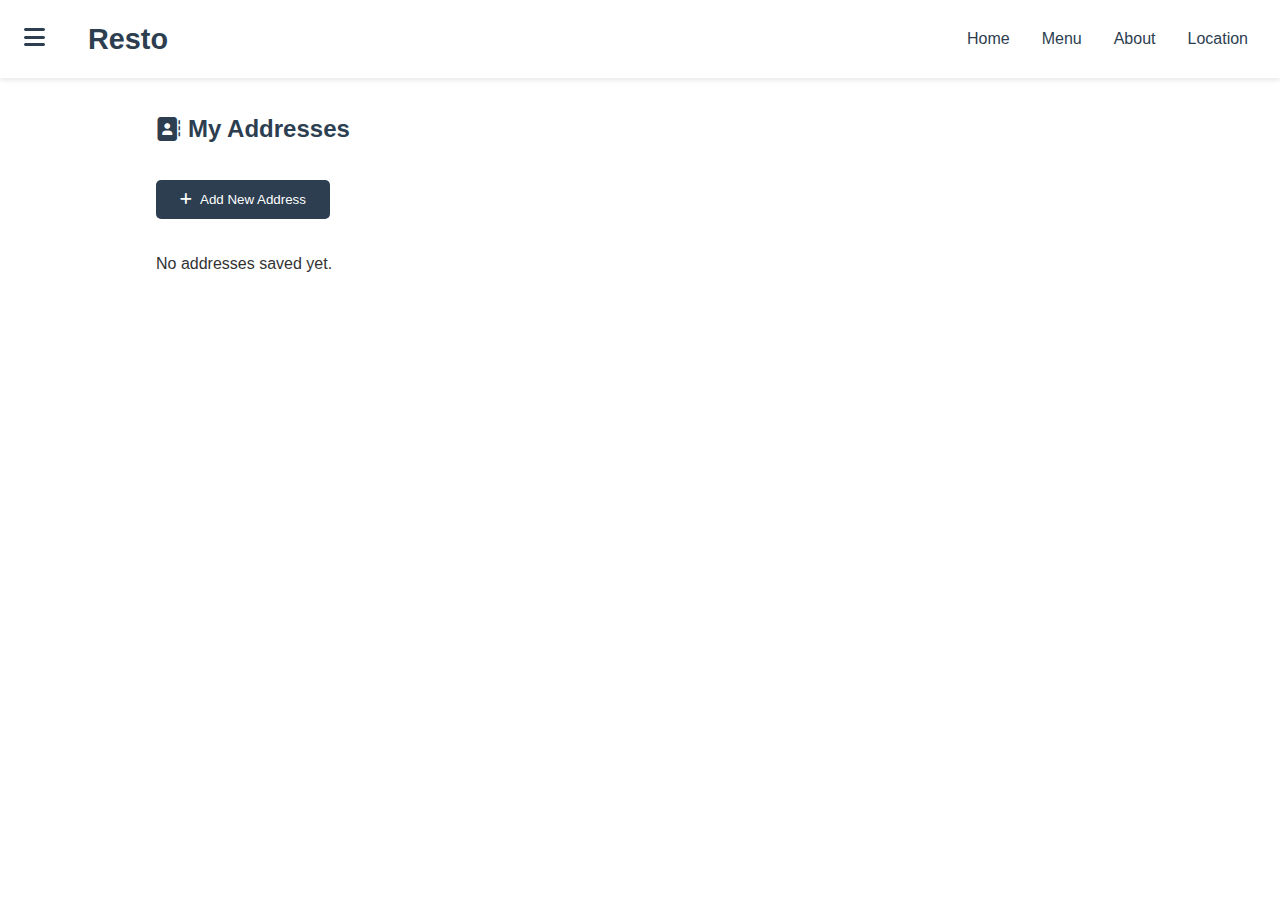
<file: address-book.html>
<!DOCTYPE html>
<html lang="en">
<head>
    <meta charset="UTF-8">
    <meta name="viewport" content="width=device-width, initial-scale=1.0">
    <title>Address Book - Resto</title>
    <link rel="stylesheet" href="style.css">
    <link rel="stylesheet" href="https://cdnjs.cloudflare.com/ajax/libs/font-awesome/6.4.0/css/all.min.css">
</head>
<body>
    <div class="sidebar" id="sidebar">
        <div class="sidebar-header">
            <img src="download3.jpg" alt="User Profile" class="profile-image">
            <h3>Welcome</h3>
            <p>Guest User</p>
        </div>
        <ul class="sidebar-menu">
            <li><button onclick="toggleTheme()" class="theme-toggle"><i class="fas fa-moon"></i> Dark Mode</button></li>
            <li class="sidebar-divider"></li>
            <li><a href="profile.html"><i class="fas fa-user"></i> Profile</a></li>
            <li><a href="settings.html"><i class="fas fa-cog"></i> Settings</a></li>
            <li><a href="favorites.html"><i class="fas fa-heart"></i> Favorites</a></li>
            <li><a href="order-history.html"><i class="fas fa-history"></i> Order History</a></li>
            <li><a href="address-book.html"><i class="fas fa-address-book"></i> Address Book</a></li>
            <li><a href="notifications.html"><i class="fas fa-bell"></i> Notifications</a></li>
            <li class="sidebar-divider"></li>
            <li><a href="login.html" class="login-btn"><i class="fas fa-sign-in-alt"></i> Login</a></li>
            <li><a href="signup.html" class="signup-btn"><i class="fas fa-user-plus"></i> Sign Up</a></li>
            <li><a href="javascript:void(0)" onclick="handleLogout()" class="logout-btn"><i class="fas fa-sign-out-alt"></i> Logout</a></li>
        </ul>
    </div>

    <div class="main-content">
        <button class="sidebar-toggle" onclick="toggleSidebar()">
            <i class="fas fa-bars"></i>
        </button>

        <nav class="navbar">
            <div class="nav-brand">Resto</div>
            <ul class="nav-links">
                <li><a href="index.html">Home</a></li>
                <li><a href="menu.html">Menu</a></li>
                <li><a href="about.html">About</a></li>
                <li><a href="location.html">Location</a></li>
            </ul>
        </nav>

        <div class="address-book-container">
            <h2><i class="fas fa-address-book"></i> My Addresses</h2>
            
            <div class="address-actions">
                <button class="add-address-btn" onclick="showAddAddressForm()">
                    <i class="fas fa-plus"></i> Add New Address
                </button>
            </div>

            <div class="address-list">
                <div class="address-card">
                    <div class="address-type">Home</div>
                    <div class="address-content">
                        <h3>John Doe</h3>
                        <p>123 Main Street</p>
                        <p>Apt 4B</p>
                        <p>New York, NY 10001</p>
                        <p>Phone: (555) 123-4567</p>
                    </div>
                    <div class="address-actions">
                        <button class="edit-btn"><i class="fas fa-edit"></i></button>
                        <button class="delete-btn"><i class="fas fa-trash"></i></button>
                    </div>
                </div>

                <div class="address-card">
                    <div class="address-type">Work</div>
                    <div class="address-content">
                        <h3>John Doe</h3>
                        <p>456 Business Ave</p>
                        <p>Floor 12</p>
                        <p>New York, NY 10002</p>
                        <p>Phone: (555) 987-6543</p>
                    </div>
                    <div class="address-actions">
                        <button class="edit-btn"><i class="fas fa-edit"></i></button>
                        <button class="delete-btn"><i class="fas fa-trash"></i></button>
                    </div>
                </div>
            </div>

            <!-- Add/Edit Address Form Modal -->
            <div id="addressFormModal" class="modal">
                <div class="modal-content">
                    <h3>Add New Address</h3>
                    <form id="addressForm">
                        <div class="form-group">
                            <label for="addressType">Address Type</label>
                            <select id="addressType" required>
                                <option value="home">Home</option>
                                <option value="work">Work</option>
                                <option value="other">Other</option>
                            </select>
                        </div>
                        <div class="form-group">
                            <label for="fullName">Full Name</label>
                            <input type="text" id="fullName" required>
                        </div>
                        <div class="form-group">
                            <label for="streetAddress">Street Address</label>
                            <input type="text" id="streetAddress" required>
                        </div>
                        <div class="form-group">
                            <label for="apartment">Apartment/Suite/Floor (Optional)</label>
                            <input type="text" id="apartment">
                        </div>
                        <div class="form-group">
                            <label for="city">City</label>
                            <input type="text" id="city" required>
                        </div>
                        <div class="form-group">
                            <label for="state">State</label>
                            <input type="text" id="state" required>
                        </div>
                        <div class="form-group">
                            <label for="zipCode">ZIP Code</label>
                            <input type="text" id="zipCode" required>
                        </div>
                        <div class="form-group">
                            <label for="phone">Phone Number</label>
                            <input type="tel" id="phone" required>
                        </div>
                        <div class="form-actions">
                            <button type="submit" class="save-btn">Save Address</button>
                            <button type="button" class="cancel-btn" onclick="hideAddressForm()">Cancel</button>
                        </div>
                    </form>
                </div>
            </div>
        </div>
    </div>

    <script src="main.js"></script>
</body>
</html>
</file>
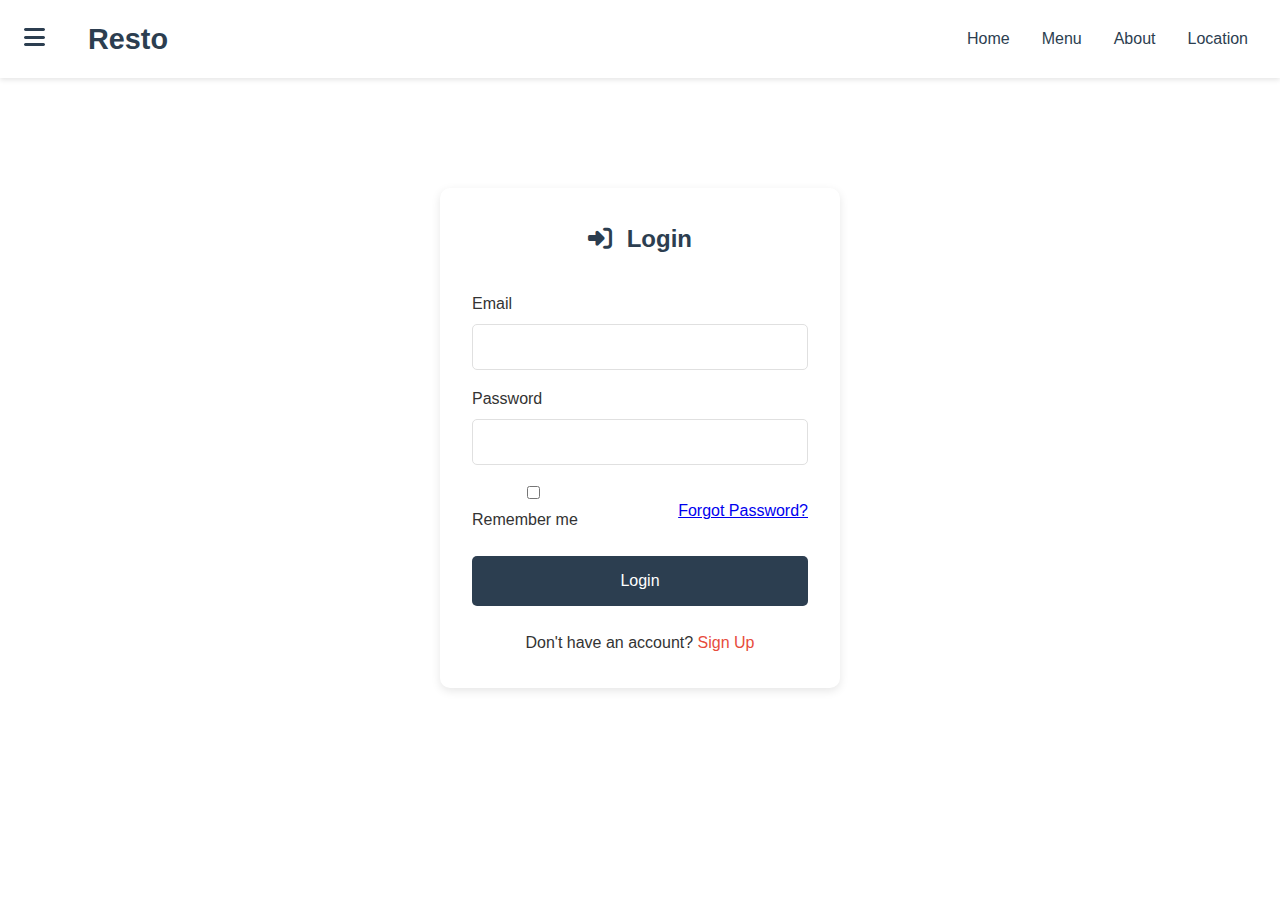
<file: favorites.html>
<!DOCTYPE html>
<html lang="en">
<head>
    <meta charset="UTF-8">
    <meta name="viewport" content="width=device-width, initial-scale=1.0">
    <title>Favorites - Resto</title>
    <link rel="stylesheet" href="style.css">
    <link rel="stylesheet" href="https://cdnjs.cloudflare.com/ajax/libs/font-awesome/6.4.0/css/all.min.css">
</head>
<body>
    <div class="sidebar" id="sidebar">
        <div class="sidebar-header">
            <img src="download3.jpg" alt="User Profile" class="profile-image">
            <h3>Welcome</h3>
            <p>Guest User</p>
        </div>
        <ul class="sidebar-menu">
            <li><button onclick="toggleTheme()" class="theme-toggle"><i class="fas fa-moon"></i> Dark Mode</button></li>
            <li class="sidebar-divider"></li>
            <li><a href="#"><i class="fas fa-user"></i> Profile</a></li>
            <li><a href="settings.html"><i class="fas fa-cog"></i> Settings</a></li>
            <li><a href="favorites.html"><i class="fas fa-heart"></i> Favorites</a></li>
            <li><a href="order-history.html"><i class="fas fa-history"></i> Order History</a></li>
            <li><a href="address-book.html"><i class="fas fa-address-book"></i> Address Book</a></li>
            <li><a href="notifications.html"><i class="fas fa-bell"></i> Notifications</a></li>
            <li class="sidebar-divider"></li>
            <li><a href="login.html" class="login-btn"><i class="fas fa-sign-in-alt"></i> Login</a></li>
            <li><a href="signup.html" class="signup-btn"><i class="fas fa-user-plus"></i> Sign Up</a></li>
            <li><a href="javascript:void(0)" onclick="handleLogout()" class="logout-btn"><i class="fas fa-sign-out-alt"></i> Logout</a></li>
        </ul>
    </div>

    <div class="main-content">
        <button class="sidebar-toggle" onclick="toggleSidebar()">
            <i class="fas fa-bars"></i>
        </button>

        <nav class="navbar">
            <div class="nav-brand">Resto</div>
            <ul class="nav-links">
                <li><a href="index.html">Home</a></li>
                <li><a href="menu.html">Menu</a></li>
                <li><a href="about.html">About</a></li>
                <li><a href="location.html">Location</a></li>
            </ul>
        </nav>

        <div class="favorites-container">
            <h2><i class="fas fa-heart"></i> My Favorites</h2>
            
            <div class="favorites-grid">
                <div class="favorite-item">
                    <img src="https://images.unsplash.com/photo-1567189022371-cc754891cdc9" alt="Grilled Salmon">
                    <div class="favorite-content">
                        <h3>Grilled Salmon</h3>
                        <p class="price">$24.99</p>
                        <div class="favorite-actions">
                            <button class="order-btn">Order Again</button>
                            <button class="remove-btn"><i class="fas fa-trash"></i></button>
                        </div>
                    </div>
                </div>

                <div class="favorite-item">
                    <img src="https://images.unsplash.com/photo-1571877227200-a0d98ea607e9" alt="Tiramisu">
                    <div class="favorite-content">
                        <h3>Tiramisu</h3>
                        <p class="price">$7.99</p>
                        <div class="favorite-actions">
                            <button class="order-btn">Order Again</button>
                            <button class="remove-btn"><i class="fas fa-trash"></i></button>
                        </div>
                    </div>
                </div>

                <div class="favorite-item">
                    <img src="https://images.unsplash.com/photo-1604909052743-94e838986d24" alt="Calamari">
                    <div class="favorite-content">
                        <h3>Calamari Fritti</h3>
                        <p class="price">$12.99</p>
                        <div class="favorite-actions">
                            <button class="order-btn">Order Again</button>
                            <button class="remove-btn"><i class="fas fa-trash"></i></button>
                        </div>
                    </div>
                </div>
            </div>
        </div>
    </div>

    <script src="main.js"></script>
</body>
</html>
</file>
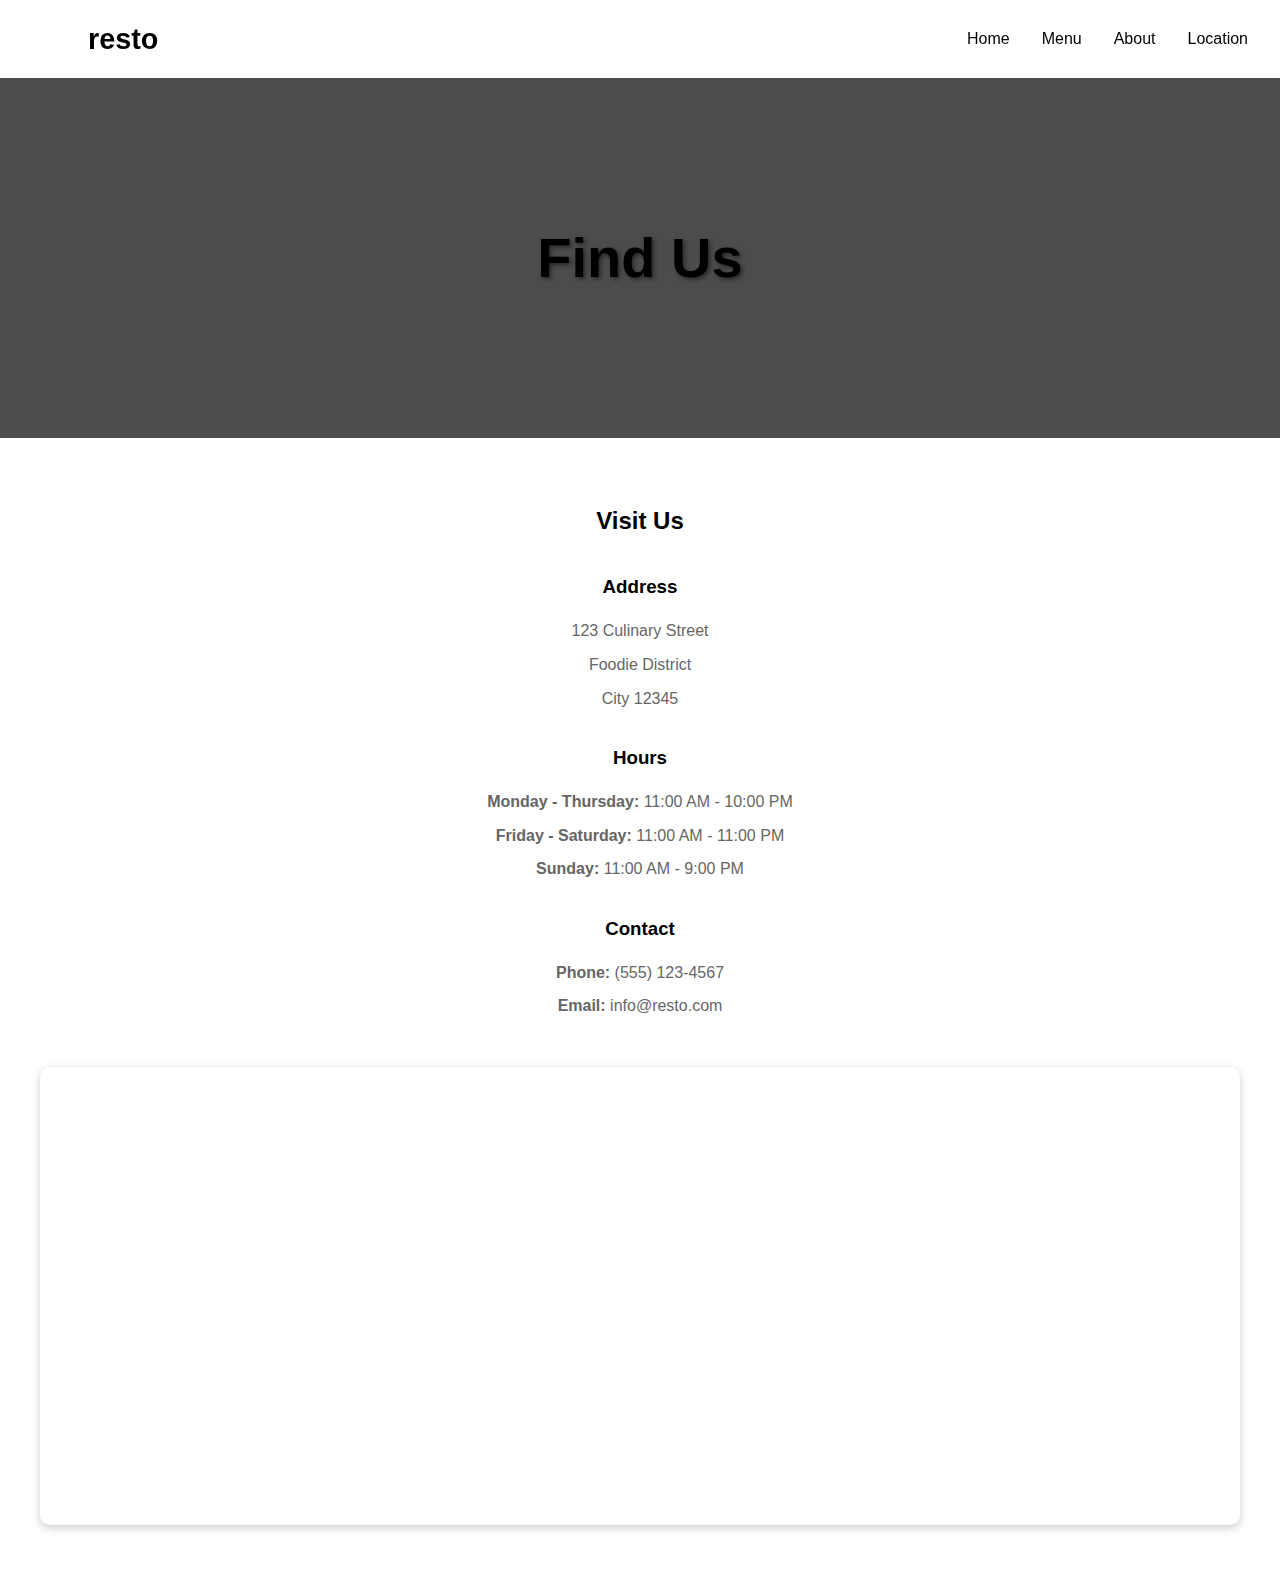
<file: location.html>
<!DOCTYPE html>
<html lang="en">
<head>
    <meta charset="UTF-8">
    <meta name="viewport" content="width=device-width, initial-scale=1.0">
    <title>Location - resto</title>
    <link rel="stylesheet" href="style.css">
</head>
<body>
    <nav class="navbar">
        <div class="nav-brand">resto</div>
        <ul class="nav-links">
            <li><a href="index.html">Home</a></li>
            <li><a href="menu.html">Menu</a></li>
            <li><a href="about.html">About</a></li>
            <li><a href="location.html">Location</a></li>
        </ul>
    </nav>

    <section class="page-header">
        <h1>Find Us</h1>
    </section>

    <section class="location-page">
        <div class="location-content">
            <div class="contact-info">
                <h2>Visit Us</h2>
                <div class="address">
                    <h3>Address</h3>
                    <p>123 Culinary Street</p>
                    <p>Foodie District</p>
                    <p>City 12345</p>
                </div>
                
                <div class="hours">
                    <h3>Hours</h3>
                    <p><strong>Monday - Thursday:</strong> 11:00 AM - 10:00 PM</p>
                    <p><strong>Friday - Saturday:</strong> 11:00 AM - 11:00 PM</p>
                    <p><strong>Sunday:</strong> 11:00 AM - 9:00 PM</p>
                </div>

                <div class="contact">
                    <h3>Contact</h3>
                    <p><strong>Phone:</strong> (555) 123-4567</p>
                    <p><strong>Email:</strong> info@resto.com</p>
                </div>
            </div>

            <div class="map">
                <iframe 
                    src="https://www.google.com/maps/embed?pb=!1m18!1m12!1m3!1d0!2d0!3d0!2m3!1f0!2f0!3f0!3m2!1i1024!2i768!4f13.1!3m3!1m2!1s0x0%3A0x0!2zMOMKZ!5e0!3m2!1sen!2s!4v1"
                    width="100%" 
                    height="450" 
                    style="border:0;" 
                    allowfullscreen="" 
                    loading="lazy">
                </iframe>
            </div>
        </div>
    </section>
</body>
</html>
</file>
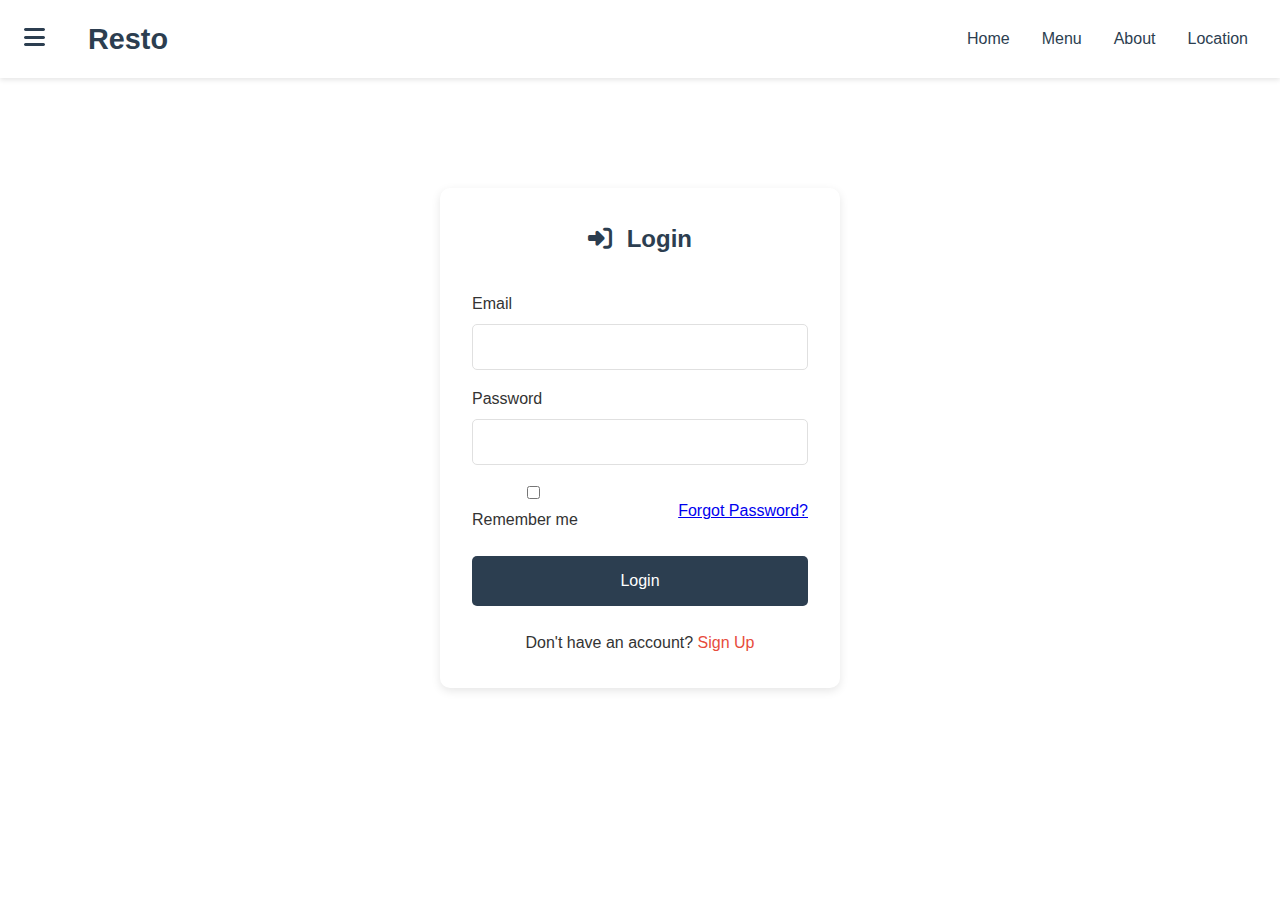
<file: login.html>
<!DOCTYPE html>
<html lang="en">
<head>
    <meta charset="UTF-8">
    <meta name="viewport" content="width=device-width, initial-scale=1.0">
    <title>Login - Resto</title>
    <link rel="stylesheet" href="style.css">
    <link rel="stylesheet" href="https://cdnjs.cloudflare.com/ajax/libs/font-awesome/6.4.0/css/all.min.css">
</head>
<body>
    <div class="sidebar" id="sidebar">
        <div class="sidebar-header">
            <img src="download3.jpg" alt="User Profile" class="profile-image">
            <h3>Welcome</h3>
            <p>Guest User</p>
        </div>
        <ul class="sidebar-menu">
            <li><button onclick="toggleTheme()" class="theme-toggle"><i class="fas fa-moon"></i> Dark Mode</button></li>
            <li class="sidebar-divider"></li>
            <li><a href="profile.html"><i class="fas fa-user"></i> Profile</a></li>
            <li><a href="settings.html"><i class="fas fa-cog"></i> Settings</a></li>
            <li><a href="favorites.html"><i class="fas fa-heart"></i> Favorites</a></li>
            <li><a href="order-history.html"><i class="fas fa-history"></i> Order History</a></li>
            <li><a href="address-book.html"><i class="fas fa-address-book"></i> Address Book</a></li>
            <li><a href="notifications.html"><i class="fas fa-bell"></i> Notifications</a></li>
            <li class="sidebar-divider"></li>
            <li><a href="login.html" class="login-btn"><i class="fas fa-sign-in-alt"></i> Login</a></li>
            <li><a href="signup.html" class="signup-btn"><i class="fas fa-user-plus"></i> Sign Up</a></li>
            <li><a href="javascript:void(0)" onclick="handleLogout()" class="logout-btn"><i class="fas fa-sign-out-alt"></i> Logout</a></li>
        </ul>
    </div>

    <div class="main-content">
        <button class="sidebar-toggle" onclick="toggleSidebar()">
            <i class="fas fa-bars"></i>
        </button>

        <nav class="navbar">
            <div class="nav-brand">Resto</div>
            <ul class="nav-links">
                <li><a href="index.html">Home</a></li>
                <li><a href="menu.html">Menu</a></li>
                <li><a href="about.html">About</a></li>
                <li><a href="location.html">Location</a></li>
            </ul>
        </nav>

        <div class="auth-container">
            <div class="auth-form">
                <h2><i class="fas fa-sign-in-alt"></i> Login</h2>
                <form class="login-form" onsubmit="handleLogin(event)">
                    <div class="form-group">
                        <label for="email">Email</label>
                        <input type="email" id="email" required>
                    </div>
                    <div class="form-group">
                        <label for="password">Password</label>
                        <input type="password" id="password" required>
                    </div>
                    <div class="form-group remember-forgot">
                        <label>
                            <input type="checkbox"> Remember me
                        </label>
                        <a href="#" class="forgot-password">Forgot Password?</a>
                    </div>
                    <button type="submit" class="auth-button">Login</button>
                </form>
                <div class="auth-links">
                    <p>Don't have an account? <a href="signup.html">Sign Up</a></p>
                </div>
            </div>
        </div>
    </div>

    <script src="main.js"></script>
</body>
</html>
</file>
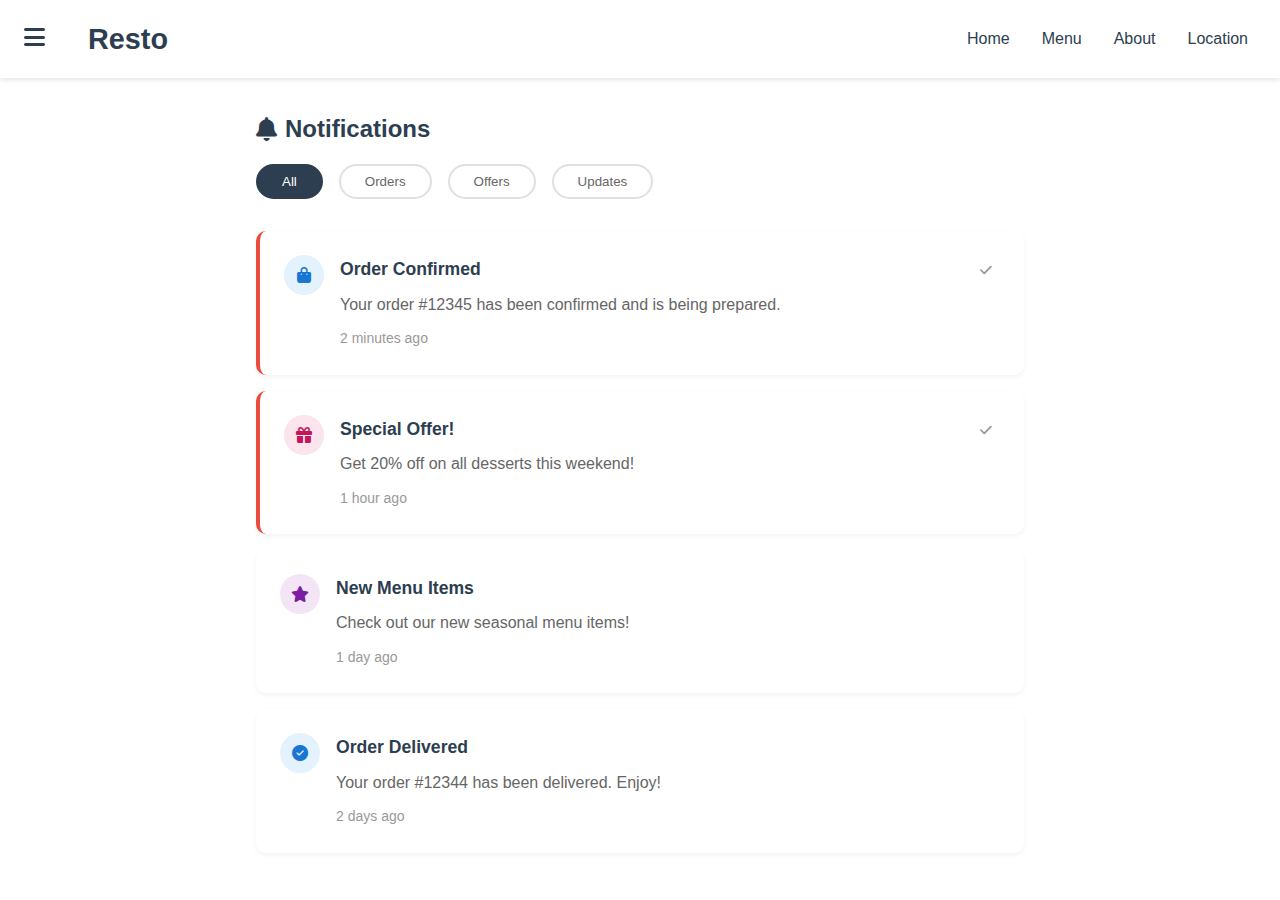
<file: notifications.html>
<!DOCTYPE html>
<html lang="en">
<head>
    <meta charset="UTF-8">
    <meta name="viewport" content="width=device-width, initial-scale=1.0">
    <title>Notifications - Resto</title>
    <link rel="stylesheet" href="style.css">
    <link rel="stylesheet" href="https://cdnjs.cloudflare.com/ajax/libs/font-awesome/6.4.0/css/all.min.css">
</head>
<body>
    <div class="sidebar" id="sidebar">
        <div class="sidebar-header">
            <img src="download3.jpg" alt="User Profile" class="profile-image">
            <h3>Welcome</h3>
            <p>Guest User</p>
        </div>
        <ul class="sidebar-menu">
            <li><button onclick="toggleTheme()" class="theme-toggle"><i class="fas fa-moon"></i> Dark Mode</button></li>
            <li class="sidebar-divider"></li>
            <li><a href="profile.html"><i class="fas fa-user"></i> Profile</a></li>
            <li><a href="settings.html"><i class="fas fa-cog"></i> Settings</a></li>
            <li><a href="favorites.html"><i class="fas fa-heart"></i> Favorites</a></li>
            <li><a href="order-history.html"><i class="fas fa-history"></i> Order History</a></li>
            <li><a href="address-book.html"><i class="fas fa-address-book"></i> Address Book</a></li>
            <li><a href="notifications.html"><i class="fas fa-bell"></i> Notifications</a></li>
            <li class="sidebar-divider"></li>
            <li><a href="login.html" class="login-btn"><i class="fas fa-sign-in-alt"></i> Login</a></li>
            <li><a href="signup.html" class="signup-btn"><i class="fas fa-user-plus"></i> Sign Up</a></li>
            <li><a href="javascript:void(0)" onclick="handleLogout()" class="logout-btn"><i class="fas fa-sign-out-alt"></i> Logout</a></li>
        </ul>
    </div>
    <div class="main-content">
        <button class="sidebar-toggle" onclick="toggleSidebar()">
            <i class="fas fa-bars"></i>
        </button>

        <nav class="navbar">
            <div class="nav-brand">Resto</div>
            <ul class="nav-links">
                <li><a href="index.html">Home</a></li>
                <li><a href="menu.html">Menu</a></li>
                <li><a href="about.html">About</a></li>
                <li><a href="location.html">Location</a></li>
            </ul>
        </nav>

        <div class="notifications-container">
            <div class="notifications-header">
                <h2><i class="fas fa-bell"></i> Notifications</h2>
                <div class="notification-filters">
                    <button class="active">All</button>
                    <button>Orders</button>
                    <button>Offers</button>
                    <button>Updates</button>
                </div>
            </div>

            <div class="notifications-list">
                <div class="notification-item unread">
                    <div class="notification-icon order">
                        <i class="fas fa-shopping-bag"></i>
                    </div>
                    <div class="notification-content">
                        <h3>Order Confirmed</h3>
                        <p>Your order #12345 has been confirmed and is being prepared.</p>
                        <span class="notification-time">2 minutes ago</span>
                    </div>
                    <div class="notification-actions">
                        <button class="mark-read"><i class="fas fa-check"></i></button>
                    </div>
                </div>

                <div class="notification-item unread">
                    <div class="notification-icon offer">
                        <i class="fas fa-gift"></i>
                    </div>
                    <div class="notification-content">
                        <h3>Special Offer!</h3>
                        <p>Get 20% off on all desserts this weekend!</p>
                        <span class="notification-time">1 hour ago</span>
                    </div>
                    <div class="notification-actions">
                        <button class="mark-read"><i class="fas fa-check"></i></button>
                    </div>
                </div>

                <div class="notification-item">
                    <div class="notification-icon update">
                        <i class="fas fa-star"></i>
                    </div>
                    <div class="notification-content">
                        <h3>New Menu Items</h3>
                        <p>Check out our new seasonal menu items!</p>
                        <span class="notification-time">1 day ago</span>
                    </div>
                </div>

                <div class="notification-item">
                    <div class="notification-icon order">
                        <i class="fas fa-check-circle"></i>
                    </div>
                    <div class="notification-content">
                        <h3>Order Delivered</h3>
                        <p>Your order #12344 has been delivered. Enjoy!</p>
                        <span class="notification-time">2 days ago</span>
                    </div>
                </div>
            </div>
        </div>
    </div>

    <script src="main.js"></script>
</body>
</html>
</file>
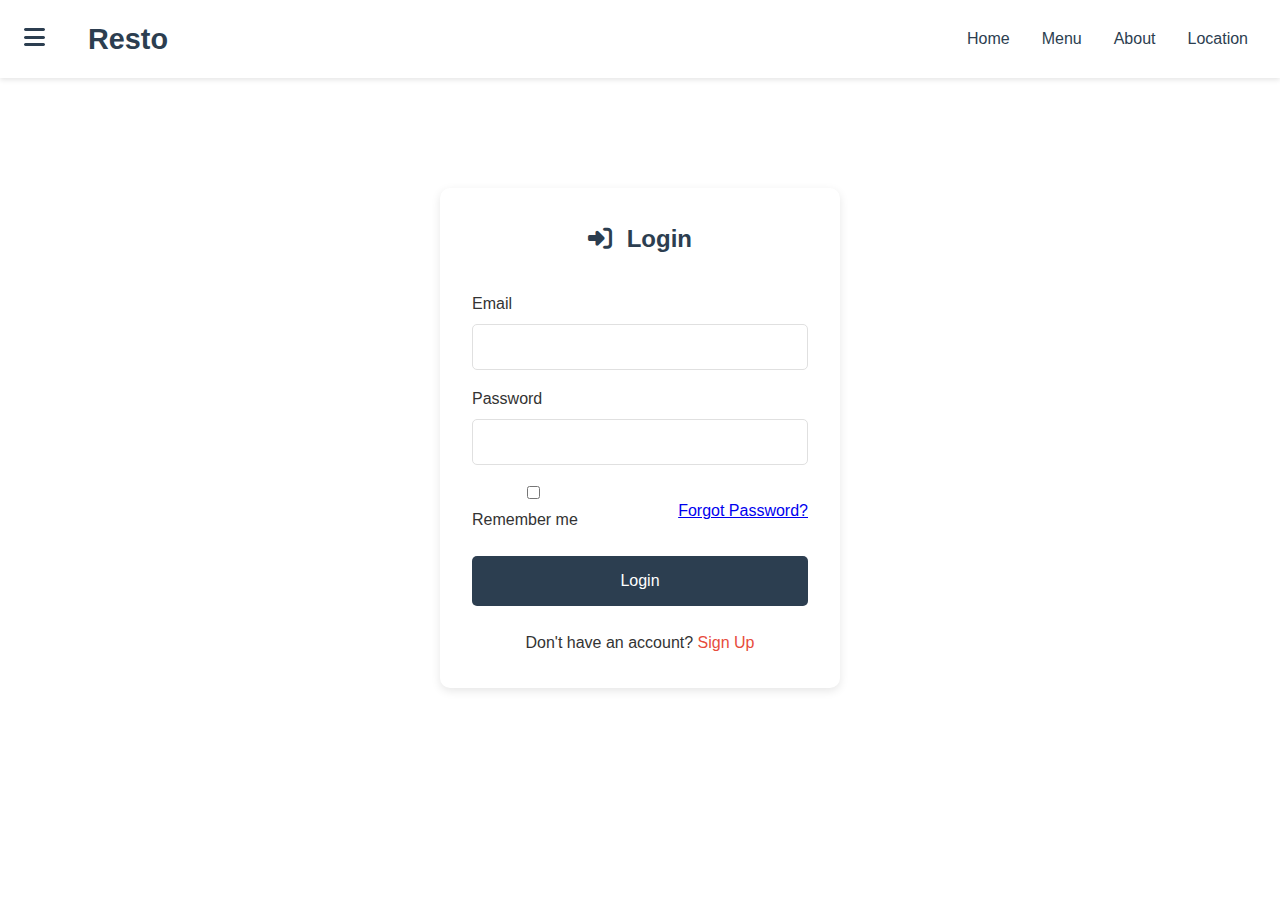
<file: order-history.html>
<!DOCTYPE html>
<html lang="en">
<head>
    <meta charset="UTF-8">
    <meta name="viewport" content="width=device-width, initial-scale=1.0">
    <title>Order History - Resto</title>
    <link rel="stylesheet" href="style.css">
    <link rel="stylesheet" href="https://cdnjs.cloudflare.com/ajax/libs/font-awesome/6.4.0/css/all.min.css">
</head>
<body>
    <div class="sidebar" id="sidebar">
        <div class="sidebar-header">
            <img src="download3.jpg" alt="User Profile" class="profile-image">
            <h3>Welcome</h3>
            <p>Guest User</p>
        </div>
        <ul class="sidebar-menu">
            <li><button onclick="toggleTheme()" class="theme-toggle"><i class="fas fa-moon"></i> Dark Mode</button></li>
            <li class="sidebar-divider"></li>
            <li><a href="profile.html"><i class="fas fa-user"></i> Profile</a></li>
            <li><a href="settings.html"><i class="fas fa-cog"></i> Settings</a></li>
            <li><a href="favorites.html"><i class="fas fa-heart"></i> Favorites</a></li>
            <li><a href="order-history.html"><i class="fas fa-history"></i> Order History</a></li>
            <li><a href="#"><i class="fas fa-address-book"></i> Address Book</a></li>
            <li><a href="#"><i class="fas fa-bell"></i> Notifications</a></li>
            <li class="sidebar-divider"></li>
            <li><a href="login.html" class="login-btn"><i class="fas fa-sign-in-alt"></i> Login</a></li>
            <li><a href="signup.html" class="signup-btn"><i class="fas fa-user-plus"></i> Sign Up</a></li>
            <li><a href="javascript:void(0)" onclick="handleLogout()" class="logout-btn"><i class="fas fa-sign-out-alt"></i> Logout</a></li>
        </ul>
    </div>

    <div class="main-content">
        <button class="sidebar-toggle" onclick="toggleSidebar()">
            <i class="fas fa-bars"></i>
        </button>

        <nav class="navbar">
            <div class="nav-brand">Resto</div>
            <ul class="nav-links">
                <li><a href="index.html">Home</a></li>
                <li><a href="menu.html">Menu</a></li>
                <li><a href="about.html">About</a></li>
                <li><a href="location.html">Location</a></li>
            </ul>
        </nav>

        <div class="order-history-container">
            <h2><i class="fas fa-history"></i> Order History</h2>
            
            <div class="order-filters">
                <button class="active">All Orders</button>
                <button>Past Month</button>
                <button>Past Week</button>
            </div>

            <div class="orders-list">
                <div class="order-item">
                    <div class="order-header">
                        <div class="order-info">
                            <h3>Order #12345</h3>
                            <p class="order-date">May 27, 2025</p>
                            <span class="order-status delivered">Delivered</span>
                        </div>
                        <div class="order-total">
                            <p>Total: $45.97</p>
                        </div>
                    </div>
                    <div class="order-details">
                        <div class="order-items">
                            <div class="item">
                                <img src="https://images.unsplash.com/photo-1567189022371-cc754891cdc9" alt="Grilled Salmon">
                                <div class="item-info">
                                    <h4>Grilled Salmon</h4>
                                    <p>$24.99 x 1</p>
                                </div>
                            </div>
                            <div class="item">
                                <img src="https://images.unsplash.com/photo-1571877227200-a0d98ea607e9" alt="Tiramisu">
                                <div class="item-info">
                                    <h4>Tiramisu</h4>
                                    <p>$7.99 x 1</p>
                                </div>
                            </div>
                        </div>
                        <div class="order-actions">
                            <button class="reorder-btn">Reorder</button>
                            <button class="review-btn">Write Review</button>
                        </div>
                    </div>
                </div>

                <div class="order-item">
                    <div class="order-header">
                        <div class="order-info">
                            <h3>Order #12344</h3>
                            <p class="order-date">May 25, 2025</p>
                            <span class="order-status delivered">Delivered</span>
                        </div>
                        <div class="order-total">
                            <p>Total: $33.98</p>
                        </div>
                    </div>
                    <div class="order-details">
                        <div class="order-items">
                            <div class="item">
                                <img src="https://images.unsplash.com/photo-1604909052743-94e838986d24" alt="Calamari">
                                <div class="item-info">
                                    <h4>Calamari Fritti</h4>
                                    <p>$12.99 x 1</p>
                                </div>
                            </div>
                        </div>
                        <div class="order-actions">
                            <button class="reorder-btn">Reorder</button>
                            <button class="review-btn">Write Review</button>
                        </div>
                    </div>
                </div>
            </div>
        </div>
    </div>

    <script src="main.js"></script>
</body>
</html>
</file>
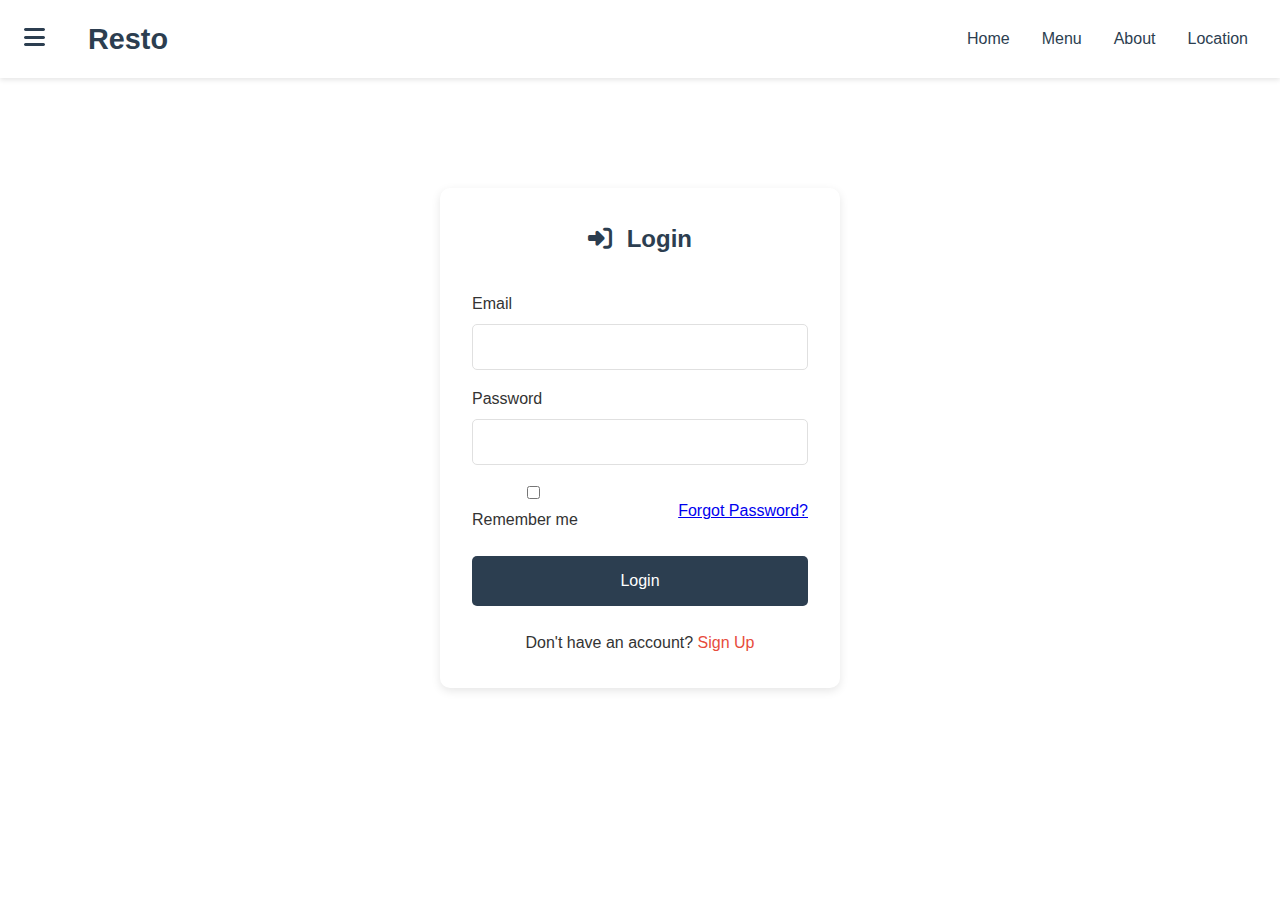
<file: profile.html>
<!DOCTYPE html>
<html lang="en">
<head>
    <meta charset="UTF-8">
    <meta name="viewport" content="width=device-width, initial-scale=1.0">
    <title>Profile - Resto</title>
    <link rel="stylesheet" href="style.css">
    <link rel="stylesheet" href="https://cdnjs.cloudflare.com/ajax/libs/font-awesome/6.4.0/css/all.min.css">
</head>
<body>
    <div class="sidebar" id="sidebar">
        <div class="sidebar-header">
            <img src="download3.jpg" alt="User Profile" class="profile-image">
            <h3>Welcome</h3>
            <p>Guest User</p>
        </div>
        <ul class="sidebar-menu">
            <li><button onclick="toggleTheme()" class="theme-toggle"><i class="fas fa-moon"></i> Dark Mode</button></li>
            <li class="sidebar-divider"></li>
            <li><a href="profile.html"><i class="fas fa-user"></i> Profile</a></li>
            <li><a href="settings.html"><i class="fas fa-cog"></i> Settings</a></li>
            <li><a href="favorites.html"><i class="fas fa-heart"></i> Favorites</a></li>
            <li><a href="order-history.html"><i class="fas fa-history"></i> Order History</a></li>
            <li><a href="address-book.html"><i class="fas fa-address-book"></i> Address Book</a></li>
            <li><a href="notifications.html"><i class="fas fa-bell"></i> Notifications</a></li>
            <li class="sidebar-divider"></li>
            <li><a href="login.html" class="login-btn"><i class="fas fa-sign-in-alt"></i> Login</a></li>
            <li><a href="signup.html" class="signup-btn"><i class="fas fa-user-plus"></i> Sign Up</a></li>
            <li><a href="login.html" onclick="logout()" class="logout-btn"><i class="fas fa-sign-out-alt"></i> Logout</a></li>
        </ul>
    </div>

    <div class="main-content">
        <button class="sidebar-toggle" onclick="toggleSidebar()">
            <i class="fas fa-bars"></i>
        </button>

        <nav class="navbar">
            <div class="nav-brand">Resto</div>
            <ul class="nav-links">
                <li><a href="index.html">Home</a></li>
                <li><a href="menu.html">Menu</a></li>
                <li><a href="about.html">About</a></li>
                <li><a href="location.html">Location</a></li>
            </ul>
        </nav>

        <div class="profile-container">
            <div class="profile-header">
                <div class="profile-cover"></div>
                <div class="profile-avatar-container">
                    <div class="profile-avatar">
                        <img src="download3.jpg" alt="Profile Picture" id="profile-pic">
                        <div class="avatar-upload">
                            <i class="fas fa-camera"></i>
                        </div>
                    </div>
                </div>
            </div>

            <div class="profile-content">
                <div class="profile-info animate-up">
                    <h1>BULLZAI</h1>
                    <p class="member-since">Member since May 2025</p>
                </div>

                <div class="profile-stats">
                    <div class="stat-card animate-up" style="animation-delay: 0.2s">
                        <i class="fas fa-utensils"></i>
                        <div class="stat-info">
                            <h3>12</h3>
                            <p>Orders</p>
                        </div>
                    </div>
                    <div class="stat-card animate-up" style="animation-delay: 0.4s">
                        <i class="fas fa-heart"></i>
                        <div class="stat-info">
                            <h3>5</h3>
                            <p>Favorites</p>
                        </div>
                    </div>
                    <div class="stat-card animate-up" style="animation-delay: 0.6s">
                        <i class="fas fa-star"></i>
                        <div class="stat-info">
                            <h3>4.8</h3>
                            <p>Rating</p>
                        </div>
                    </div>
                </div>

                <div class="recent-activity animate-up" style="animation-delay: 0.8s">
                    <h2>Recent Activity</h2>
                    <div class="activity-list">
                        <div class="activity-item">
                            <i class="fas fa-shopping-bag"></i>
                            <div class="activity-info">
                                <p>Ordered Grilled Salmon</p>
                                <span>2 days ago</span>
                            </div>
                        </div>
                        <div class="activity-item">
                            <i class="fas fa-heart"></i>
                            <div class="activity-info">
                                <p>Added Tiramisu to favorites</p>
                                <span>5 days ago</span>
                            </div>
                        </div>
                        <div class="activity-item">
                            <i class="fas fa-star"></i>
                            <div class="activity-info">
                                <p>Reviewed Beef Tenderloin</p>
                                <span>1 week ago</span>
                            </div>
                        </div>
                    </div>
                </div>
            </div>
        </div>
    </div>

    <script src="main.js"></script>
</body>
</html>
</file>
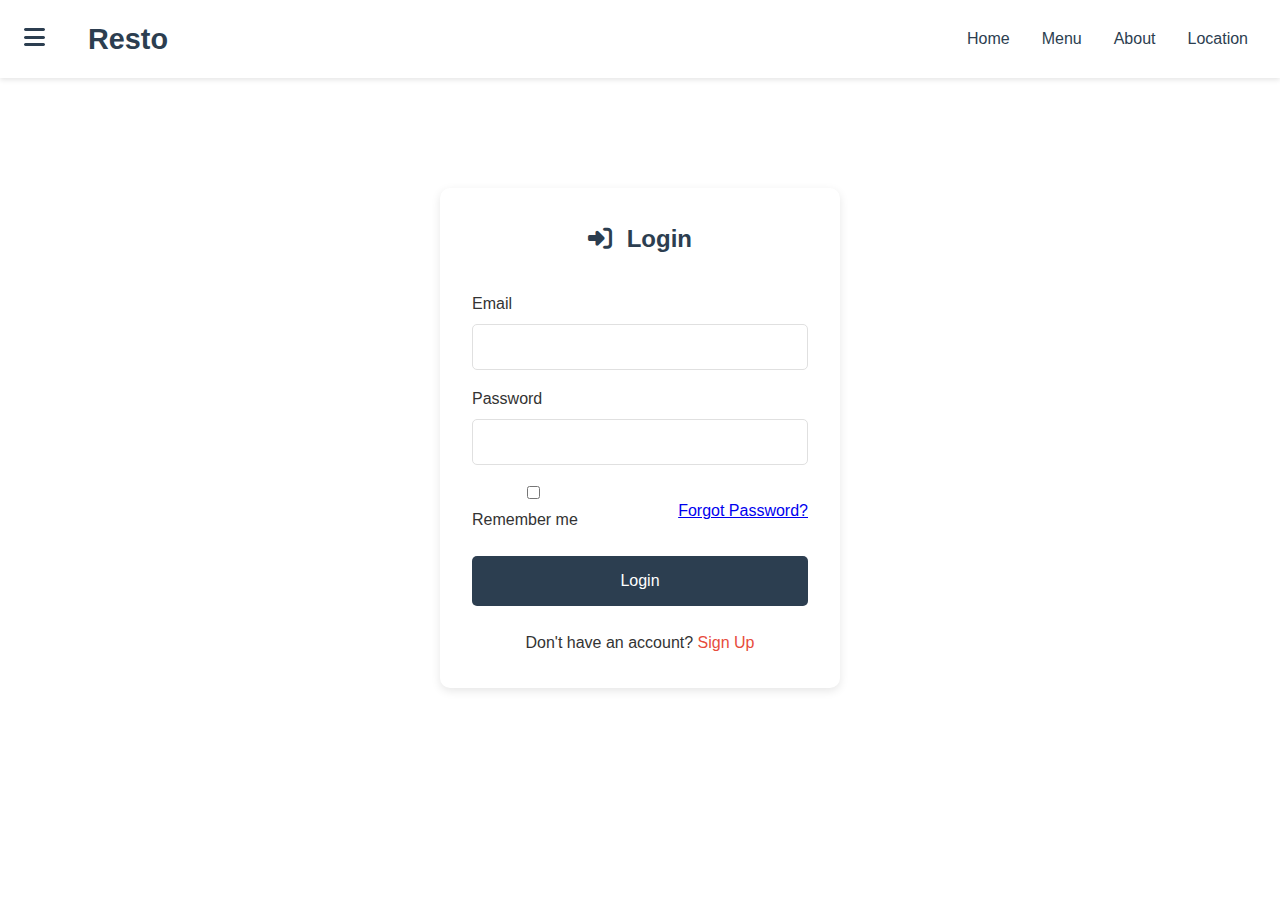
<file: settings.html>
<!DOCTYPE html>
<html lang="en">
<head>
    <meta charset="UTF-8">
    <meta name="viewport" content="width=device-width, initial-scale=1.0">
    <title>Settings - Resto</title>
    <link rel="stylesheet" href="style.css">
    <link rel="stylesheet" href="https://cdnjs.cloudflare.com/ajax/libs/font-awesome/6.4.0/css/all.min.css">
</head>
<body>
    <div class="sidebar" id="sidebar">
        <div class="sidebar-header">
            <img src="download3.jpg" alt="User Profile" class="profile-image">
            <h3>Welcome</h3>
            <p>Guest User</p>
        </div>
        <ul class="sidebar-menu">
            <li><button onclick="toggleTheme()" class="theme-toggle"><i class="fas fa-moon"></i> Dark Mode</button></li>
            <li class="sidebar-divider"></li>
            <li><a href="profile.html"><i class="fas fa-user"></i> Profile</a></li>
            <li><a href="settings.html"><i class="fas fa-cog"></i> Settings</a></li>
            <li><a href="favorites.html"><i class="fas fa-heart"></i> Favorites</a></li>
            <li><a href="order-history.html"><i class="fas fa-history"></i> Order History</a></li>
            <li><a href="address-book.html"><i class="fas fa-address-book"></i> Address Book</a></li>
            <li><a href="notifications.html"><i class="fas fa-bell"></i> Notifications</a></li>
            <li class="sidebar-divider"></li>
            <li><a href="login.html" class="login-btn"><i class="fas fa-sign-in-alt"></i> Login</a></li>
            <li><a href="signup.html" class="signup-btn"><i class="fas fa-user-plus"></i> Sign Up</a></li>
            <li><a href="javascript:void(0)" onclick="handleLogout()" class="logout-btn"><i class="fas fa-sign-out-alt"></i> Logout</a></li>
        </ul>
    </div>

    <div class="main-content">
        <button class="sidebar-toggle" onclick="toggleSidebar()">
            <i class="fas fa-bars"></i>
        </button>

        <nav class="navbar">
            <div class="nav-brand">Resto</div>
            <ul class="nav-links">
                <li><a href="index.html">Home</a></li>
                <li><a href="menu.html">Menu</a></li>
                <li><a href="about.html">About</a></li>
                <li><a href="location.html">Location</a></li>
            </ul>
        </nav>

        <div class="settings-container">
            <h2><i class="fas fa-cog"></i> Settings</h2>
            
            <div class="settings-section">
                <h3>Account Settings</h3>
                <div class="settings-form">
                    <div class="form-group">
                        <label>Profile Picture</label>
                        <div class="profile-upload">
                            <img src="download.jpg" alt="Profile" class="profile-preview">
                            <button class="upload-btn">Change Photo</button>
                        </div>
                    </div>
                    <div class="form-group">
                        <label for="display-name">Display Name</label>
                        <input type="text" id="display-name" value="Guest User">
                    </div>
                    <div class="form-group">
                        <label for="email">Email</label>
                        <input type="email" id="email" value="user@example.com">
                    </div>
                    <button class="save-btn">Save Changes</button>
                </div>
            </div>

            <div class="settings-section">
                <h3>Preferences</h3>
                <div class="settings-form">
                    <div class="form-group">
                        <label>
                            <input type="checkbox" checked>
                            Email Notifications
                        </label>
                    </div>
                    <div class="form-group">
                        <label>
                            <input type="checkbox" checked>
                            Order Updates
                        </label>
                    </div>
                    <div class="form-group">
                        <label>
                            <input type="checkbox">
                            Special Offers
                        </label>
                    </div>
                </div>
            </div>

            <div class="settings-section">
                <h3>Privacy</h3>
                <div class="settings-form">
                    <div class="form-group">
                        <label>
                            <input type="checkbox" checked>
                            Make Profile Public
                        </label>
                    </div>
                    <div class="form-group">
                        <label>
                            <input type="checkbox" checked>
                            Show Order History
                        </label>
                    </div>
                </div>
            </div>
        </div>
    </div>

    <script src="main.js"></script>
</body>
</html>
</file>
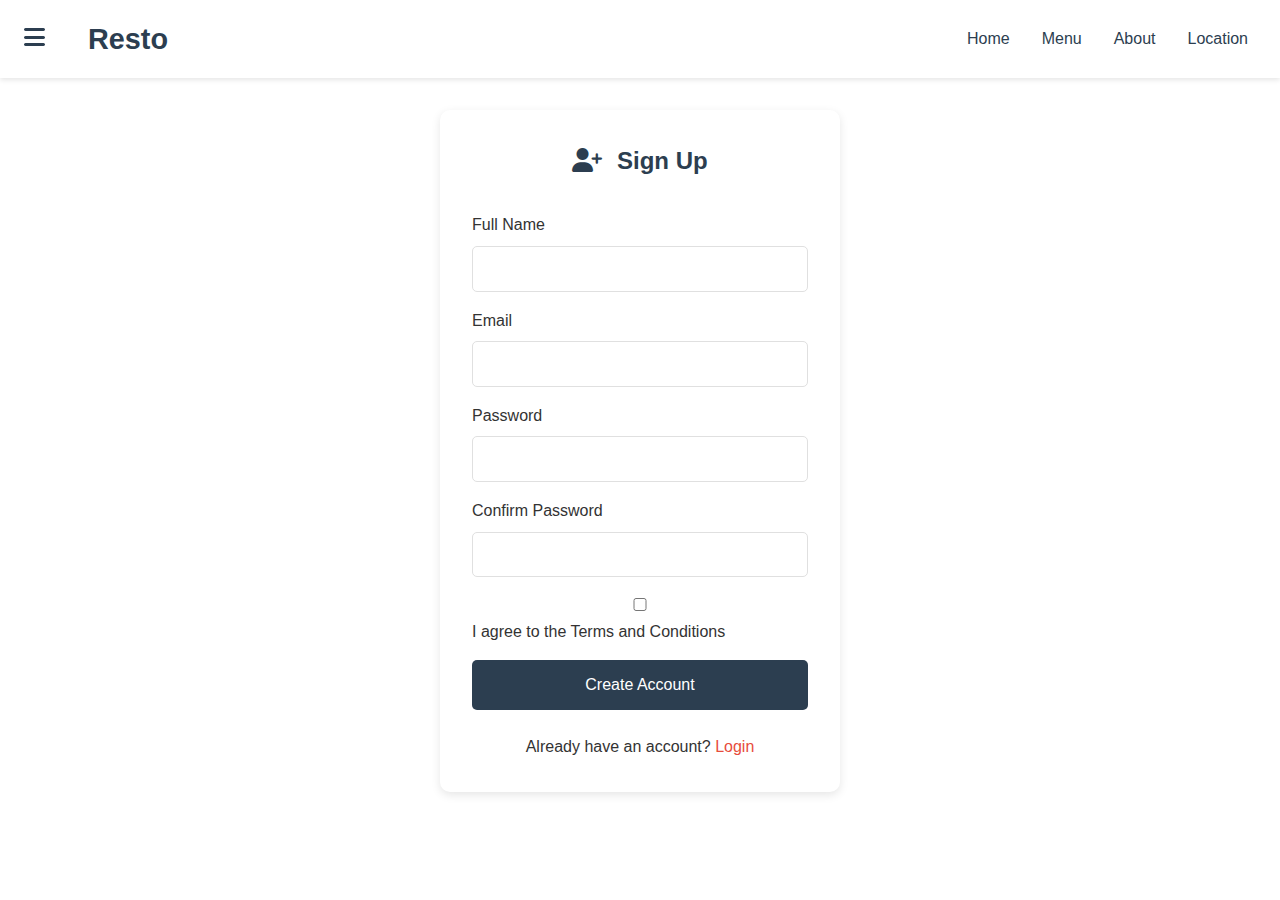
<file: signup.html>
<!DOCTYPE html>
<html lang="en">
<head>
    <meta charset="UTF-8">
    <meta name="viewport" content="width=device-width, initial-scale=1.0">
    <title>Sign Up - Resto</title>
    <link rel="stylesheet" href="style.css">
    <link rel="stylesheet" href="https://cdnjs.cloudflare.com/ajax/libs/font-awesome/6.4.0/css/all.min.css">
</head>
<body>
    <div class="sidebar" id="sidebar">
        <div class="sidebar-header">
            <img src="download3.jpg" alt="User Profile" class="profile-image">
            <h3>Welcome</h3>
            <p>Guest User</p>
        </div>
        <ul class="sidebar-menu">
            <li><button onclick="toggleTheme()" class="theme-toggle"><i class="fas fa-moon"></i> Dark Mode</button></li>
            <li class="sidebar-divider"></li>
            <li><a href="#"><i class="fas fa-user"></i> Profile</a></li>
            <li><a href="settings.html"><i class="fas fa-cog"></i> Settings</a></li>
            <li><a href="favorites.html"><i class="fas fa-heart"></i> Favorites</a></li>
            <li><a href="order-history.html"><i class="fas fa-history"></i> Order History</a></li>
            <li><a href="#"><i class="fas fa-address-book"></i> Address Book</a></li>
            <li><a href="#"><i class="fas fa-bell"></i> Notifications</a></li>
            <li class="sidebar-divider"></li>
            <li><a href="login.html" class="login-btn"><i class="fas fa-sign-in-alt"></i> Login</a></li>
            <li><a href="signup.html" class="signup-btn"><i class="fas fa-user-plus"></i> Sign Up</a></li>
            <li><a href="javascript:void(0)" onclick="handleLogout()" class="logout-btn"><i class="fas fa-sign-out-alt"></i> Logout</a></li>
        </ul>
    </div>

    <div class="main-content">
        <button class="sidebar-toggle" onclick="toggleSidebar()">
            <i class="fas fa-bars"></i>
        </button>

        <nav class="navbar">
            <div class="nav-brand">Resto</div>
            <ul class="nav-links">
                <li><a href="index.html">Home</a></li>
                <li><a href="menu.html">Menu</a></li>
                <li><a href="about.html">About</a></li>
                <li><a href="location.html">Location</a></li>
            </ul>
        </nav>

        <div class="auth-container">
            <div class="auth-form">
                <h2><i class="fas fa-user-plus"></i> Sign Up</h2>
                <form>
                    <div class="form-group">
                        <label for="fullname">Full Name</label>
                        <input type="text" id="fullname" required>
                    </div>
                    <div class="form-group">
                        <label for="email">Email</label>
                        <input type="email" id="email" required>
                    </div>
                    <div class="form-group">
                        <label for="password">Password</label>
                        <input type="password" id="password" required>
                    </div>
                    <div class="form-group">
                        <label for="confirm-password">Confirm Password</label>
                        <input type="password" id="confirm-password" required>
                    </div>
                    <div class="form-group">
                        <label>
                            <input type="checkbox" required>
                            I agree to the Terms and Conditions
                        </label>
                    </div>
                    <button type="submit" class="auth-button">Create Account</button>
                </form>
                <div class="auth-links">
                    <p>Already have an account? <a href="login.html">Login</a></p>
                </div>
            </div>
        </div>
    </div>
    <script src="main.js"></script>
</body>
</html>
</file>
<file: style.css>
/* Theme Variables */
:root[data-theme="light"] {
    --bg-color: #fff;
    --text-color: #333;
    --primary-color: #2c3e50;
    --secondary-color: #e74c3c;
    --menu-bg: #f9f9f9;
    --card-bg: #fff;
    --sidebar-bg: #2c3e50;
    --sidebar-text: #fff;
    --navbar-bg: rgba(255, 255, 255, 0.95);
    --border-color: #e0e0e0;
    --shadow-color: rgba(0,0,0,0.1);
}

:root[data-theme="dark"] {
    --bg-color: #1a1a1a;
    --text-color: #f0f0f0;
    --primary-color: #4a90e2;
    --secondary-color: #e74c3c;
    --menu-bg: #2a2a2a;
    --card-bg: #2d2d2d;
    --sidebar-bg: #1a1a1a;
    --sidebar-text: #f0f0f0;
    --navbar-bg: rgba(26, 26, 26, 0.95);
    --border-color: #404040;
    --shadow-color: rgba(0,0,0,0.3);
}

/* Apply theme variables */
* {
    margin: 0;
    padding: 0;
    box-sizing: border-box;
}

body {
    font-family: 'Arial', sans-serif;
    line-height: 1.6;
    color: var(--text-color);
    background-color: var(--bg-color);
}

.navbar {
    position: sticky;
    top: 0;
    background: var(--navbar-bg);
    box-shadow: 0 2px 5px var(--shadow-color);
    padding: 1rem 2rem;
    display: flex;
    justify-content: space-between;
    align-items: center;
}

.nav-brand {
    font-size: 1.8rem;
    font-weight: bold;
    color: var(--primary-color);
    margin-left: 3.5rem; /* Added margin to create space for sidebar toggle */
}

/* Adjust for mobile screens */
@media (max-width: 768px) {
    .nav-brand {
        margin-left: 3rem; /* Slightly less margin on mobile */
    }
}

.nav-links {
    list-style: none;
    display: flex;
    gap: 2rem;
}

.nav-links a {
    text-decoration: none;
    color: var(--primary-color);
    font-weight: 500;
    transition: color 0.3s;
}

.nav-links a:hover {
    color: var(--secondary-color);
}

.banner {
    background: linear-gradient(rgba(0,0,0,0.6), rgba(0,0,0,0.6)), url('download1.jpg');
    background-size: cover;
    background-position: center;
    height: 80vh;
    display: flex;
    flex-direction: column;
    justify-content: center;
    align-items: center;
    color: white;
    text-align: center;
}

.banner h1 {
    font-size: 4rem;
    margin-bottom: 1rem;
    text-shadow: 2px 2px 4px rgba(0,0,0,0.5);
}

.banner .tagline {
    font-size: 1.5rem;
    font-style: italic;
}

.menu {
    padding: 5rem 2rem;
    background: var(--menu-bg);
}

.menu h2 {
    text-align: center;
    font-size: 2.5rem;
    margin-bottom: 3rem;
    color: var(--primary-color);
}

.menu-category {
    margin-bottom: 4rem;
}

.menu-category h3 {
    text-align: center;
    font-size: 2rem;
    margin-bottom: 2rem;
    color: var(--primary-color);
}

.menu-items {
    display: grid;
    grid-template-columns: repeat(auto-fit, minmax(300px, 1fr));
    gap: 2rem;
    padding: 0 1rem;
}

.menu-item {
    background: var(--card-bg);
    border-radius: 10px;
    overflow: hidden;
    box-shadow: 0 3px 10px var(--shadow-color);
    transition: transform 0.3s ease, box-shadow 0.3s ease;
}

.menu-item:hover {
    transform: translateY(-5px);
    box-shadow: 0 5px 15px rgba(0,0,0,0.2);
}

.menu-item-header {
    position: relative;
}

.menu-item-header img {
    width: 100%;
    height: 200px;
    object-fit: cover;
}

.menu-item-header h4 {
    padding: 1rem;
    font-size: 1.25rem;
    color: var(--primary-color);
}

.badge {
    background: #e74c3c;
    color: white;
    padding: 0.2rem 0.8rem;
    border-radius: 20px;
    font-size: 0.8rem;
    margin-left: 0.5rem;
    display: inline-block;
}

.description {
    padding: 0 1rem;
    color: var(--text-color);
    margin-bottom: 1rem;
}

.price {
    padding: 1rem;
    font-weight: bold;
    color: #e74c3c;
    font-size: 1.2rem;
}

.about {
    background: #f9f9f9;
    padding: 4rem 2rem;
    text-align: center;
}

.location {
    padding: 4rem 2rem;
    text-align: center;
}

.address {
    margin: 2rem 0;
}

/* Page Header */
.page-header {
    background: linear-gradient(rgba(0,0,0,0.7), rgba(0,0,0,0.7)), url('https://images.unsplash.com/photo-1517248135467-4c7edcad34c4?auto=format&fit=crop&w=1500');
    background-size: cover;
    background-position: center;
    height: 40vh;
    display: flex;
    justify-content: center;
    align-items: center;
    color: white;
    text-align: center;
}

.page-header h1 {
    font-size: 3.5rem;
    text-shadow: 2px 2px 4px rgba(0,0,0,0.5);
}

/* About Page Styles */
.about-page {
    padding: 4rem 2rem;
}

.about-content {
    max-width: 1200px;
    margin: 0 auto;
    display: grid;
    grid-template-columns: 1fr 1fr;
    gap: 4rem;
    align-items: start;
}

.about-image {
    width: 100%;
    border-radius: 10px;
    box-shadow: 0 3px 10px rgba(0,0,0,0.2);
}

.about-text h2 {
    color: var(--primary-color);
    margin-bottom: 1.5rem;
}

.about-text h3 {
    color: var(--primary-color);
    margin: 2rem 0 1rem;
}

.about-text p {
    color: #666;
    margin-bottom: 1rem;
    line-height: 1.8;
}

/* Location Page Styles */
.location-page {
    padding: 4rem 2rem;
}

.location-content {
    max-width: 1200px;
    margin: 0 auto;
}

.contact-info {
    margin-bottom: 3rem;
    text-align: center;
}

.contact-info h2 {
    color: var(--primary-color);
    margin-bottom: 2rem;
}

.contact-info > div {
    margin-bottom: 2rem;
}

.contact-info h3 {
    color: var(--primary-color);
    margin-bottom: 1rem;
}

.contact-info p {
    color: #666;
    margin-bottom: 0.5rem;
}

.map {
    border-radius: 10px;
    overflow: hidden;
    box-shadow: 0 3px 10px rgba(0,0,0,0.2);
}

/* Sidebar Styles */
.sidebar {
    position: fixed;
    left: 0;
    top: 0;
    bottom: 0;
    width: 250px;
    background: var(--sidebar-bg);
    color: var(--sidebar-text);
    padding: 1rem;
    transform: translateX(-250px);
    transition: transform 0.3s ease;
    z-index: 1000;
    overflow-y: auto;
}

.sidebar.active {
    transform: translateX(0);
}

.sidebar-header {
    text-align: center;
    padding: 1rem 0;
    border-bottom: 1px solid rgba(255,255,255,0.1);
    margin-bottom: 1rem;
}

.sidebar-header .profile-image {
    width: 80px;
    height: 80px;
    border-radius: 50%;
    margin-bottom: 1rem;
    object-fit: cover;
}

.sidebar-menu {
    list-style: none;
    padding: 0;
}

.sidebar-menu li {
    margin-bottom: 0.5rem;
}

.sidebar-menu a {
    color: var(--sidebar-text);
    text-decoration: none;
    display: flex;
    align-items: center;
    padding: 0.75rem 1rem;
    border-radius: 5px;
    transition: background-color 0.3s;
}

.sidebar-menu a:hover {
    background: rgba(255,255,255,0.1);
}

.sidebar-menu i {
    margin-right: 0.75rem;
    width: 20px;
    text-align: center;
}

.sidebar-divider {
    height: 1px;
    background: rgba(255,255,255,0.1);
    margin: 1rem 0;
}

/* Main Content */
.main-content {
    margin-left: 0;
    transition: margin-left 0.3s ease;
    min-height: 100vh;
}

.main-content.sidebar-active {
    margin-left: 250px;
}

.sidebar-toggle {
    position: fixed;
    left: 1rem;
    top: 1rem;
    z-index: 1001;
    background: transparent;
    border: none;
    color: var(--primary-color);
    font-size: 1.5rem;
    cursor: pointer;
    padding: 0.5rem;
    transition: color 0.3s;
}

.sidebar-toggle:hover {
    color: var(--secondary-color);
}

/* Auth Pages Styles */
.auth-container {
    min-height: 80vh;
    display: flex;
    align-items: center;
    justify-content: center;
    padding: 2rem;
}

.auth-form {
    background: var(--card-bg);
    color: var(--text-color);
    padding: 2rem;
    border-radius: 10px;
    box-shadow: 0 3px 10px rgba(0,0,0,0.1);
    width: 100%;
    max-width: 400px;
}

.auth-form h2 {
    text-align: center;
    color: var(--primary-color);
    margin-bottom: 2rem;
}

.auth-form h2 i {
    margin-right: 0.5rem;
}

.form-group {
    margin-bottom: 1.5rem;
}

.form-group label {
    display: block;
    margin-bottom: 0.5rem;
    color: var(--text-color);
}

.form-group input[type="text"],
.form-group input[type="email"],
.form-group input[type="password"] {
    width: 100%;
    padding: 0.8rem;
    border: 1px solid var(--border-color);
    border-radius: 5px;
    font-size: 1rem;
    background: var(--bg-color);
    color: var(--text-color);
}

.form-group input:focus,
.form-group select:focus {
    border-color: var(--primary-color);
    outline: none;
}

.remember-forgot {
    display: flex;
    justify-content: space-between;
    align-items: center;
}

.auth-button {
    width: 100%;
    padding: 1rem;
    background: var(--primary-color);
    color: var(--bg-color);
    border: none;
    border-radius: 5px;
    font-size: 1rem;
    cursor: pointer;
    transition: background 0.3s;
}

.auth-button:hover {
    background: var(--secondary-color);
}

.auth-links {
    text-align: center;
    margin-top: 1.5rem;
}

.auth-links a {
    color: var(--secondary-color);
    text-decoration: none;
}

/* Settings Page Styles */
.settings-container {
    padding: 2rem;
    max-width: 800px;
    margin: 0 auto;
}

.settings-container h2 {
    color: var(--primary-color);
    margin-bottom: 2rem;
}

.settings-section {
    background: white;
    padding: 2rem;
    border-radius: 10px;
    box-shadow: 0 3px 10px rgba(0,0,0,0.1);
    margin-bottom: 2rem;
}

.settings-section h3 {
    color: var(--primary-color);
    margin-bottom: 1.5rem;
}

.profile-upload {
    display: flex;
    align-items: center;
    gap: 2rem;
    margin-bottom: 1.5rem;
}

.profile-preview {
    width: 100px;
    height: 100px;
    border-radius: 50%;
    object-fit: cover;
}

.upload-btn,
.save-btn {
    padding: 0.8rem 1.5rem;
    background: var(--secondary-color);
    color: white;
    border: none;
    border-radius: 5px;
    cursor: pointer;
    transition: background 0.3s;
}

.upload-btn:hover,
.save-btn:hover {
    background: #c0392b;
}

/* Favorites Page Styles */
.favorites-container {
    padding: 2rem;
}

.favorites-container h2 {
    color: var(--primary-color);
    margin-bottom: 2rem;
}

.favorites-grid {
    display: grid;
    grid-template-columns: repeat(auto-fill, minmax(300px, 1fr));
    gap: 2rem;
}

.favorite-item {
    background: var(--card-bg);
    border-radius: 10px;
    overflow: hidden;
    box-shadow: 0 3px 10px var(--shadow-color);
    transition: transform 0.3s;
}

.favorite-item:hover {
    transform: translateY(-5px);
}

.favorite-item img {
    width: 100%;
    height: 200px;
    object-fit: cover;
}

.favorite-content {
    padding: 1.5rem;
}

.favorite-content h3 {
    color: var(--primary-color);
    margin-bottom: 0.5rem;
}

.favorite-actions {
    display: flex;
    justify-content: space-between;
    gap: 1rem;
    margin-top: 1rem;
}

.order-btn,
.remove-btn {
    padding: 0.5rem 1rem;
    border: none;
    border-radius: 5px;
    cursor: pointer;
    transition: background 0.3s;
}

.order-btn {
    background: var(--secondary-color);
    color: white;
    flex-grow: 1;
}

.order-btn:hover {
    background: #c0392b;
}

.remove-btn {
    background: #f8f9fa;
    color: #666;
}

.remove-btn:hover {
    background: #e9ecef;
}

/* Order History Styles */
.order-history-container {
    padding: 2rem;
}

.order-history-container h2 {
    color: var(--primary-color);
    margin-bottom: 2rem;
}

.order-filters {
    margin-bottom: 2rem;
    display: flex;
    gap: 1rem;
}

.order-filters button {
    padding: 0.5rem 1rem;
    border: none;
    border-radius: 5px;
    background: #f8f9fa;
    cursor: pointer;
    transition: all 0.3s;
}

.order-filters button.active {
    background: var(--secondary-color);
    color: white;
}

.order-item {
    background: var(--card-bg);
    border-radius: 10px;
    box-shadow: 0 3px 10px var(--shadow-color);
    margin-bottom: 1.5rem;
    overflow: hidden;
}

.order-header {
    padding: 1.5rem;
    background: #f8f9fa;
    display: flex;
    justify-content: space-between;
    align-items: center;
}

.order-info h3 {
    color: var(--primary-color);
    margin-bottom: 0.5rem;
}

.order-date {
    color: #666;
    font-size: 0.9rem;
}

.order-status {
    display: inline-block;
    padding: 0.3rem 0.8rem;
    border-radius: 20px;
    font-size: 0.8rem;
    margin-top: 0.5rem;
}

.order-status.delivered {
    background: #2ecc71;
    color: white;
}

.order-details {
    padding: 1.5rem;
}

.order-items {
    margin-bottom: 1.5rem;
}

.item {
    display: flex;
    align-items: center;
    gap: 1rem;
    margin-bottom: 1rem;
}

.item img {
    width: 80px;
    height: 80px;
    border-radius: 5px;
    object-fit: cover;
}

.item-info h4 {
    color: var(--primary-color);
    margin-bottom: 0.3rem;
}

.order-actions {
    display: flex;
    gap: 1rem;
}

.reorder-btn,
.review-btn {
    padding: 0.8rem 1.5rem;
    border: none;
    border-radius: 5px;
    cursor: pointer;
    transition: background 0.3s;
}

.reorder-btn {
    background: var(--secondary-color);
    color: white;
}

.reorder-btn:hover {
    background: #c0392b;
}

.review-btn {
    background: #f8f9fa;
    color: #666;
}

.review-btn:hover {
    background: #e9ecef;
}

.profile-container {
    max-width: 1200px;
    margin: 2rem auto;
    padding: 0 1rem;
}

.profile-header {
    position: relative;
    margin-bottom: 2rem;
}

.profile-cover {
    height: 200px;
    background: linear-gradient(135deg, #2c3e50, #3498db);
    border-radius: 10px;
}

.profile-avatar-container {
    position: absolute;
    bottom: -50px;
    left: 2rem;
}

.profile-avatar {
    width: 120px;
    height: 120px;
    border-radius: 50%;
    border: 4px solid white;
    overflow: hidden;
    box-shadow: 0 2px 10px rgba(0,0,0,0.1);
}

.profile-avatar img {
    width: 100%;
    height: 100%;
    object-fit: cover;
}

/* Profile Content Styles */
.profile-content {
    padding: 4rem 2rem 2rem;
    background: var(--card-bg);
    color: var(--text-color);
    border-radius: 10px;
    box-shadow: 0 2px 10px rgba(0,0,0,0.1);
}

.profile-info {
    text-align: center;
    margin-bottom: 2rem;
}

.profile-info h1 {
    font-size: 2rem;
    color: var(--primary-color);
    margin-bottom: 0.5rem;
}

.member-since {
    color: #666;
    font-style: italic;
}

.profile-stats {
    display: grid;
    grid-template-columns: repeat(auto-fit, minmax(200px, 1fr));
    gap: 1.5rem;
    margin-bottom: 3rem;
}

.stat-card {
    background: #f8f9fa;
    border-radius: 10px;
    padding: 1.5rem;
    display: flex;
    align-items: center;
    transition: transform 0.3s ease, box-shadow 0.3s ease;
}

.stat-card:hover {
    transform: translateY(-5px);
    box-shadow: 0 5px 15px rgba(0,0,0,0.1);
}

.stat-card i {
    font-size: 2rem;
    color: var(--secondary-color);
    margin-right: 1rem;
}

.stat-info h3 {
    font-size: 1.5rem;
    color: var(--primary-color);
    margin-bottom: 0.25rem;
}

.stat-info p {
    color: #666;
    margin: 0;
}

.recent-activity {
    background: #f8f9fa;
    border-radius: 10px;
    padding: 2rem;
}

.recent-activity h2 {
    color: var(--primary-color);
    margin-bottom: 1.5rem;
    font-size: 1.5rem;
}

.activity-list {
    display: flex;
    flex-direction: column;
    gap: 1rem;
}

.activity-item {
    display: flex;
    align-items: center;
    padding: 1rem;
    background: var(--card-bg);
    color: var(--text-color);
    border-color: var(--border-color);
    border-radius: 8px;
    transition: transform 0.3s ease;
}

.activity-item:hover {
    transform: translateX(5px);
}

.activity-item i {
    font-size: 1.25rem;
    color: var(--secondary-color);
    margin-right: 1rem;
    width: 24px;
    text-align: center;
}

.activity-info p {
    margin: 0;
    color: var(--primary-color);
}

.activity-info span {
    font-size: 0.875rem;
    color: #666;
}

/* Animation Classes */
.animate-up {
    opacity: 0;
    transform: translateY(20px);
    animation: fadeInUp 0.5s ease forwards;
}

@keyframes fadeInUp {
    to {
        opacity: 1;
        transform: translateY(0);
    }
}

/* Avatar Upload Styles */
.avatar-upload {
    position: absolute;
    bottom: 0;
    right: 0;
    background: rgba(44, 62, 80, 0.8);
    width: 32px;
    height: 32px;
    border-radius: 50%;
    display: flex;
    align-items: center;
    justify-content: center;
    cursor: pointer;
    transition: background-color 0.3s;
}

.avatar-upload:hover {
    background: rgba(44, 62, 80, 1);
}

.avatar-upload i {
    color: white;
    font-size: 14px;
}

/* Notifications Styles */
.notifications-container {
    max-width: 800px;
    margin: 2rem auto;
    padding: 0 1rem;
}

.notifications-header {
    margin-bottom: 2rem;
}

.notifications-header h2 {
    color: var(--primary-color);
    display: flex;
    align-items: center;
    gap: 0.5rem;
    margin-bottom: 1rem;
}

.notification-filters {
    display: flex;
    gap: 1rem;
    flex-wrap: wrap;
}

.notification-filters button {
    background: none;
    border: 2px solid #e0e0e0;
    padding: 0.5rem 1.5rem;
    border-radius: 20px;
    color: #666;
    cursor: pointer;
    transition: all 0.3s ease;
}

.notification-filters button.active,
.notification-filters button:hover {
    background: var(--primary-color);
    border-color: var(--primary-color);
    color: white;
}

.notifications-list {
    display: flex;
    flex-direction: column;
    gap: 1rem;
}

.notification-item {
    background: var(--card-bg);
    color: var(--text-color);
    border-color: var(--border-color);
    border-radius: 10px;
    padding: 1.5rem;
    display: flex;
    gap: 1rem;
    align-items: flex-start;
    box-shadow: 0 2px 5px rgba(0,0,0,0.05);
    transition: transform 0.3s ease, box-shadow 0.3s ease;
}

.notification-item:hover {
    transform: translateY(-2px);
    box-shadow: 0 4px 10px rgba(0,0,0,0.1);
}

.notification-item.unread {
    border-left: 4px solid var(--secondary-color);
}

.notification-icon {
    width: 40px;
    height: 40px;
    border-radius: 50%;
    display: flex;
    align-items: center;
    justify-content: center;
    flex-shrink: 0;
}

.notification-icon.order { background: #e3f2fd; color: #1976d2; }
.notification-icon.offer { background: #fce4ec; color: #c2185b; }
.notification-icon.update { background: #f3e5f5; color: #7b1fa2; }

.notification-content {
    flex-grow: 1;
}

.notification-content h3 {
    color: var(--primary-color);
    margin-bottom: 0.5rem;
    font-size: 1.1rem;
}

.notification-content p {
    color: #666;
    margin-bottom: 0.5rem;
}

.notification-time {
    color: #999;
    font-size: 0.875rem;
}

.notification-actions button {
    background: none;
    border: none;
    color: #999;
    cursor: pointer;
    padding: 0.5rem;
    border-radius: 50%;
    transition: all 0.3s ease;
}

.notification-actions button:hover {
    background: #f5f5f5;
    color: var(--primary-color);
}

/* Address Book Styles */
.address-book-container {
    max-width: 1000px;
    margin: 2rem auto;
    padding: 0 1rem;
}

.address-book-container h2 {
    color: var(--primary-color);
    margin-bottom: 2rem;
    display: flex;
    align-items: center;
    gap: 0.5rem;
}

.address-actions {
    margin-bottom: 2rem;
}

.add-address-btn {
    background: var(--primary-color);
    color: white;
    border: none;
    padding: 0.75rem 1.5rem;
    border-radius: 5px;
    display: flex;
    align-items: center;
    gap: 0.5rem;
    cursor: pointer;
    transition: background-color 0.3s ease;
}

.add-address-btn:hover {
    background: #34495e;
}

.address-list {
    display: grid;
    grid-template-columns: repeat(auto-fit, minmax(300px, 1fr));
    gap: 1.5rem;
}

.address-card {
    background: var(--card-bg);
    color: var(--text-color);
    border-color: var(--border-color);
    border-radius: 10px;
    padding: 1.5rem;
    position: relative;
    box-shadow: 0 2px 5px rgba(0,0,0,0.05);
    transition: transform 0.3s ease, box-shadow 0.3s ease;
}

.address-card:hover {
    transform: translateY(-5px);
    box-shadow: 0 5px 15px rgba(0,0,0,0.1);
}

.address-type {
    position: absolute;
    top: 1rem;
    right: 1rem;
    background: #e3f2fd;
    color: #1976d2;
    padding: 0.25rem 0.75rem;
    border-radius: 15px;
    font-size: 0.875rem;
}

.address-content {
    margin-top: 1rem;
}

.address-content h3 {
    color: var(--primary-color);
    margin-bottom: 0.5rem;
}

.address-content p {
    color: #666;
    margin-bottom: 0.25rem;
}

.address-card .address-actions {
    margin-top: 1rem;
    display: flex;
    gap: 0.5rem;
    justify-content: flex-end;
}

.address-card .edit-btn,
.address-card .delete-btn {
    background: none;
    border: none;
    padding: 0.5rem;
    border-radius: 5px;
    cursor: pointer;
    transition: all 0.3s ease;
}

.address-card .edit-btn {
    color: #2196f3;
}

.address-card .delete-btn {
    color: var(--secondary-color);
}

.address-card .edit-btn:hover,
.address-card .delete-btn:hover {
    background: #f5f5f5;
}

/* Modal Styles */
.modal {
    display: none;
    position: fixed;
    top: 0;
    left: 0;
    width: 100%;
    height: 100%;
    background: rgba(0,0,0,0.5);
    z-index: 1000;
    align-items: center;
    justify-content: center;
}

.modal.active {
    display: flex;
}

.modal-content {
    background: var(--card-bg);
    color: var(--text-color);
    padding: 2rem;
    border-radius: 10px;
    width: 100%;
    max-width: 500px;
    position: relative;
}

.modal-content h3 {
    color: var(--primary-color);
    margin-bottom: 1.5rem;
}

.form-group {
    margin-bottom: 1rem;
}

.form-group label {
    display: block;
    margin-bottom: 0.5rem;
    color: var(--primary-color);
}

.form-group input,
.form-group select {
    width: 100%;
    padding: 0.75rem;
    border: 1px solid var(--border-color);
    border-radius: 5px;
    font-size: 1rem;
}

/* Responsive Design */
@media (max-width: 768px) {
    .sidebar {
        width: 100%;
        transform: translateX(-100%);
    }

    .main-content.sidebar-active {
        margin-left: 0;
    }

    .profile-avatar-container {
        left: 50%;
        transform: translateX(-50%);
    }

    .profile-cover {
        height: 150px;
    }

    .nav-links {
        display: none;
    }
}

@media screen and (max-width: 1200px) {
    .menu-items {
        grid-template-columns: repeat(auto-fit, minmax(280px, 1fr));
        gap: 1.5rem;
    }

    .profile-content,
    .about-content {
        padding: 2rem 1rem;
    }
}

@media screen and (max-width: 992px) {
    .nav-brand {
        margin-left: 3rem;
    }

    .banner h1 {
        font-size: 3rem;
    }

    .banner .tagline {
        font-size: 1.25rem;
    }

    .profile-stats {
        grid-template-columns: repeat(2, 1fr);
    }

    .address-list {
        grid-template-columns: repeat(auto-fit, minmax(250px, 1fr));
    }
}

@media screen and (max-width: 768px) {
    .navbar {
        padding: 0.75rem 1rem;
    }

    .nav-links {
        display: none;
    }

    .banner {
        height: 50vh;
    }

    .banner h1 {
        font-size: 2.5rem;
    }

    .menu-category {
        padding: 0 1rem;
    }

    .profile-stats {
        grid-template-columns: 1fr;
    }

    .profile-avatar {
        width: 100px;
        height: 100px;
    }

    .profile-cover {
        height: 150px;
    }

    .activity-item {
        flex-direction: column;
        text-align: center;
        gap: 0.5rem;
    }

    .activity-item i {
        margin: 0;
    }

    .modal-content {
        margin: 1rem;
        max-height: calc(100vh - 2rem);
        overflow-y: auto;
    }

    .notification-filters {
        overflow-x: auto;
        padding-bottom: 0.5rem;
        margin-bottom: 1rem;
        -webkit-overflow-scrolling: touch;
    }

    .notification-filters button {
        flex-shrink: 0;
    }
}

@media screen and (max-width: 576px) {
    .banner h1 {
        font-size: 2rem;
    }

    .menu h2,
    .about h2,
    .location h2 {
        font-size: 1.75rem;
    }

    .menu-item {
        margin: 1rem 0;
    }

    .menu-item-header img {
        height: 150px;
    }

    .profile-info h1 {
        font-size: 1.5rem;
    }

    .stat-card {
        padding: 1rem;
    }

    .address-card {
        margin: 1rem 0;
    }

    .notification-item {
        flex-direction: column;
        text-align: center;
        gap: 1rem;
    }

    .notification-icon {
        margin: 0 auto;
    }

    .notification-actions {
        position: relative;
        top: auto;
        right: auto;
        margin-top: 0.5rem;
    }
}

/* Touch Device Optimizations */
@media (hover: none) {
    .menu-item:hover,
    .address-card:hover,
    .notification-item:hover {
        transform: none;
    }

    .sidebar-menu a:active,
    .nav-links a:active {
        background-color: rgba(0,0,0,0.1);
    }
}

/* Keep original colors */

/* Print Styles */
@media print {
    .sidebar,
    .sidebar-toggle,
    .navbar,
    .avatar-upload,
    .notification-actions {
        display: none !important;
    }

    .main-content {
        margin: 0 !important;
        padding: 0 !important;
    }

    .menu-item,
    .profile-content,
    .address-card {
        break-inside: avoid;
        page-break-inside: avoid;
    }
}

/* Additional theme styles */
.auth-form {
    background: var(--card-bg);
    color: var(--text-color);
}

.form-group label {
    color: var(--text-color);
}

.form-group input,
.form-group select {
    background: var(--bg-color);
    color: var(--text-color);
    border-color: var(--border-color);
}

.form-group input:focus,
.form-group select:focus {
    border-color: var(--primary-color);
}

.profile-content {
    background: var(--card-bg);
    color: var(--text-color);
}

.stats-card {
    background: var(--card-bg);
    color: var(--text-color);
    border-color: var(--border-color);
}

.activity-item {
    background: var(--card-bg);
    color: var(--text-color);
    border-color: var(--border-color);
}

.notification-item {
    background: var(--card-bg);
    color: var(--text-color);
    border-color: var(--border-color);
}

.address-card {
    background: var(--card-bg);
    color: var(--text-color);
    border-color: var(--border-color);
}

.badge {
    background: var(--secondary-color);
    color: var(--bg-color);
}

.auth-button,
.action-button {
    background: var(--primary-color);
    color: var(--bg-color);
}

.auth-button:hover,
.action-button:hover {
    background: var(--secondary-color);
}

/* Modal styles */
.modal {
    background: rgba(0, 0, 0, 0.5);
}

.modal-content {
    background: var(--card-bg);
    color: var(--text-color);
}

/* Profile page specific */
.profile-cover {
    height: 200px;
    background: linear-gradient(135deg, #2c3e50, #3498db);
    border-radius: 10px;
}

.page-header {
    background: linear-gradient(rgba(0,0,0,0.7), rgba(0,0,0,0.7)), url('https://images.unsplash.com/photo-1517248135467-4c7edcad34c4?auto=format&fit=crop&w=1500');
    background-size: cover;
    background-position: center;
    color: var(--bg-color);
    height: 40vh;
    display: flex;
    justify-content: center;
    align-items: center;
}

/* Additional styles for light/dark mode transition */
* {
    transition: background-color 0.3s, color 0.3s, border-color 0.3s, box-shadow 0.3s;
}
</file>
